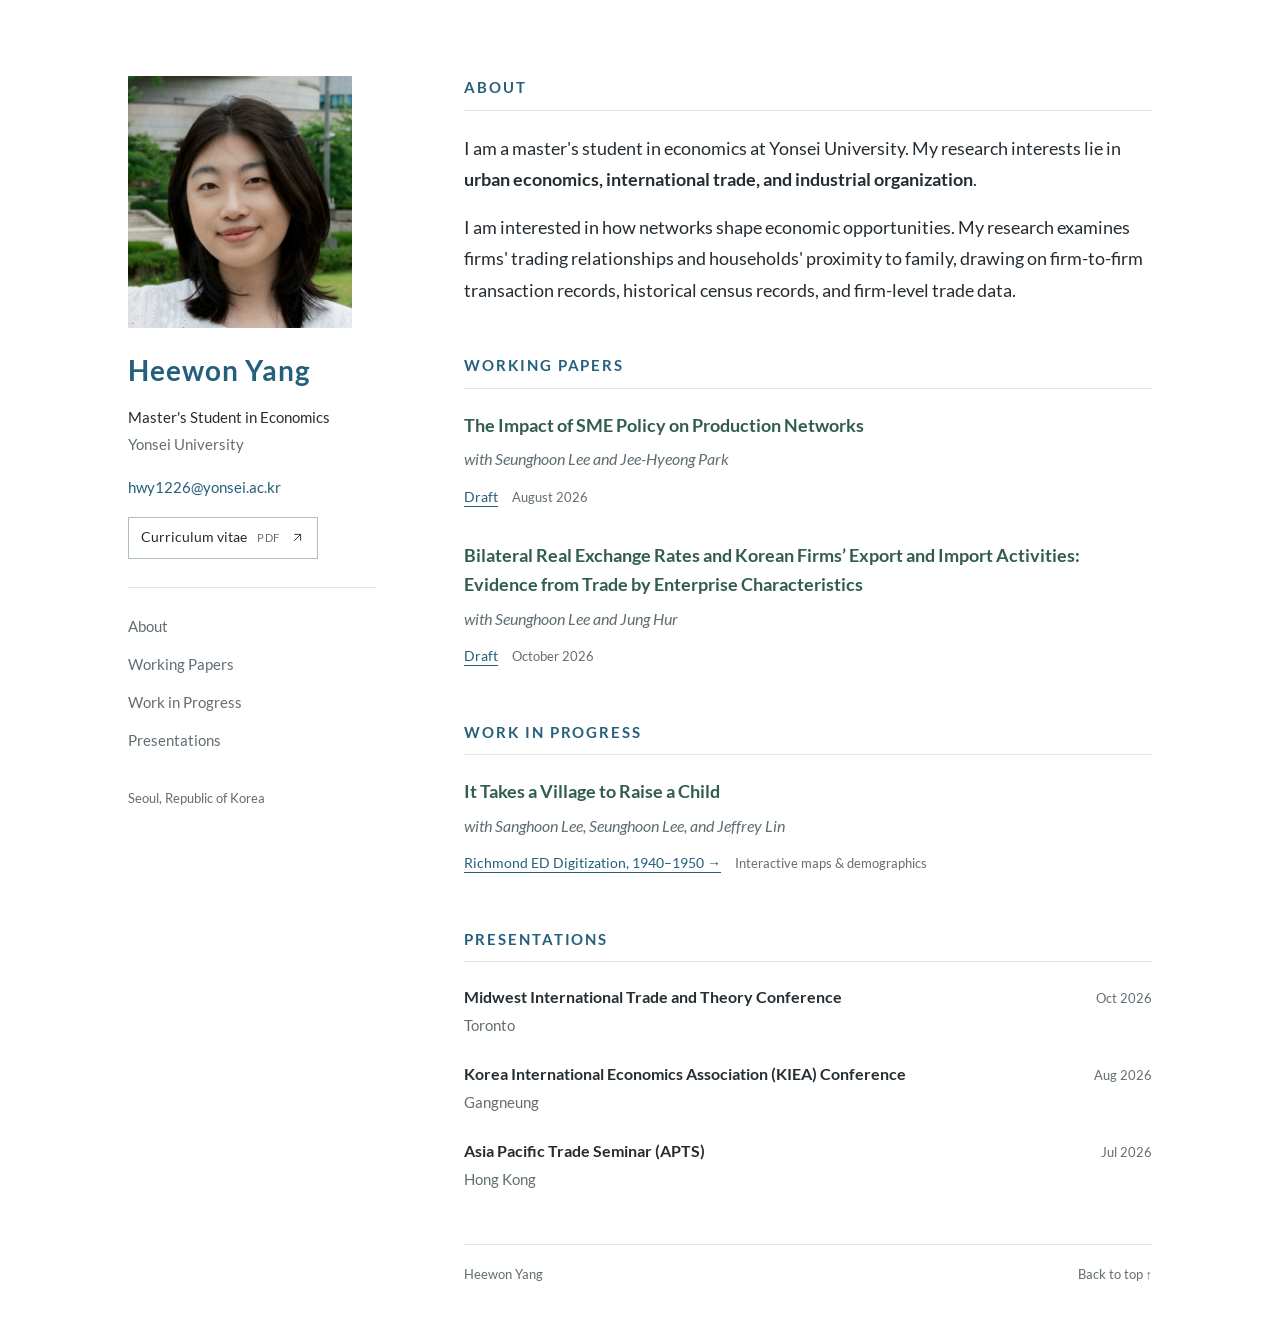
<file: index.html>
<!doctype html>
<html lang="en">
<head>
  <meta charset="utf-8">
  <meta name="viewport" content="width=device-width, initial-scale=1">
  <meta name="description" content="Heewon Yang is a master's student in economics at Yonsei University, interested in urban economics, international trade, and industrial organization.">
  <meta name="author" content="Heewon Yang">
  <meta name="theme-color" content="#ffffff">
  <meta property="og:title" content="Heewon Yang | Economics">
  <meta property="og:description" content="Research on economic networks, firms, and households. Yonsei University.">
  <meta property="og:type" content="website">
  <meta property="og:url" content="https://heewonmaggieyang.github.io/">
  <title>Heewon Yang | Economics</title>
  <link rel="canonical" href="https://heewonmaggieyang.github.io/">
  <link rel="icon" href="assets/favicon.svg" type="image/svg+xml">
  <link rel="preload" href="assets/fonts/Lato-Regular.ttf" as="font" type="font/ttf" crossorigin>
  <link rel="stylesheet" href="assets/style.css?v=profile-2">
</head>
<body>
  <a class="skip-link" href="#main">Skip to content</a>
  <div class="layout">
    <aside class="profile" aria-label="Profile and navigation">
      <div class="profile-photo-frame"><img class="profile-photo" src="assets/photo4.jpg?v=b176462e" alt="Heewon Yang" width="2888" height="2888" fetchpriority="high"></div>
      <header>
        <h1>Heewon Yang</h1>
        <p class="role">Master's Student in Economics</p>
        <p class="affiliation">Yonsei University</p>
      </header>
      <a class="email" href="mailto:hwy1226@yonsei.ac.kr">hwy1226@yonsei.ac.kr</a>
      <a class="cv-link" href="assets/cv_heewon_yang.pdf?v=bd66444d" target="_blank" rel="noopener" aria-label="View curriculum vitae (PDF, opens in a new tab)">
        Curriculum vitae <span class="file-type">PDF</span>
        <svg aria-hidden="true" width="15" height="15" viewBox="0 0 24 24" fill="none" stroke="currentColor" stroke-width="1.5"><path d="M7 17 17 7M7 7h10v10"/></svg>
      </a>
      <nav aria-label="Sections">
        <a href="#about">About</a>
        <a href="#working-papers">Working Papers</a>
        <a href="#work-in-progress">Work in Progress</a>
        <a href="#presentations">Presentations</a>
      </nav>
      <p class="location">Seoul, Republic of Korea</p>
    </aside>

    <main id="main" tabindex="-1">
      <section id="about" aria-labelledby="about-heading">
        <h2 id="about-heading">About</h2>
        <p>I am a master's student in economics at Yonsei University. My research interests lie in <strong>urban economics, international trade, and industrial organization</strong>.</p>
        <p>I am interested in how networks shape economic opportunities. My research examines firms' trading relationships and households' proximity to family, drawing on firm-to-firm transaction records, historical census records, and firm-level trade data.</p>
      </section>

      <section id="working-papers" aria-labelledby="working-papers-heading">
        <h2 id="working-papers-heading">Working Papers</h2>
        <article class="paper" aria-labelledby="sme-title">
          <h3 id="sme-title">The Impact of SME Policy on Production Networks</h3>
          <p class="coauthors">with Seunghoon Lee and Jee-Hyeong Park</p>
          <p class="paper-links"><a href="assets/papers/sme-policy-draft.pdf" target="_blank" rel="noopener" aria-label="Read the SME policy paper draft (PDF, August 2026, opens in a new tab)">Draft</a><span class="draft-date">August 2026</span></p>
        </article>
        <article class="paper" aria-labelledby="tec-title">
          <h3 id="tec-title">Bilateral Real Exchange Rates and Korean Firms’ Export and Import Activities: Evidence from Trade by Enterprise Characteristics</h3>
          <p class="coauthors">with Seunghoon Lee and Jung Hur</p>
          <p class="paper-links"><a href="assets/papers/exchange-rates-draft.pdf" target="_blank" rel="noopener" aria-label="Read the exchange rates paper draft (PDF, October 2026, opens in a new tab)">Draft</a><span class="draft-date">October 2026</span></p>
        </article>
      </section>

      <section id="work-in-progress" aria-labelledby="work-in-progress-heading">
        <h2 id="work-in-progress-heading">Work in Progress</h2>
        <article class="paper" aria-labelledby="village-title">
          <h3 id="village-title">It Takes a Village to Raise a Child</h3>
          <p class="coauthors">with Sanghoon Lee, Seunghoon Lee, and Jeffrey Lin</p>
          <p class="paper-links"><a href="research/richmond/">Richmond ED Digitization, 1940–1950 →</a><span class="draft-date">Interactive maps &amp; demographics</span></p>
        </article>
      </section>

      <section id="presentations" aria-labelledby="presentations-heading">
        <h2 id="presentations-heading">Presentations</h2>
        <ul class="presentations">
          <li>
            <div><h3>Midwest International Trade and Theory Conference</h3><p class="venue">Toronto</p></div>
            <time datetime="2026-10">Oct 2026</time>
          </li>
          <li>
            <div><h3>Korea International Economics Association (KIEA) Conference</h3><p class="venue">Gangneung</p></div>
            <time datetime="2026-08">Aug 2026</time>
          </li>
          <li>
            <div><h3>Asia Pacific Trade Seminar (APTS)</h3><p class="venue">Hong Kong</p></div>
            <time datetime="2026-07">Jul 2026</time>
          </li>
        </ul>
      </section>
      <footer><span>Heewon Yang</span><a href="#about">Back to top <span aria-hidden="true">↑</span></a></footer>
    </main>
  </div>
</body>
</html>
</file>
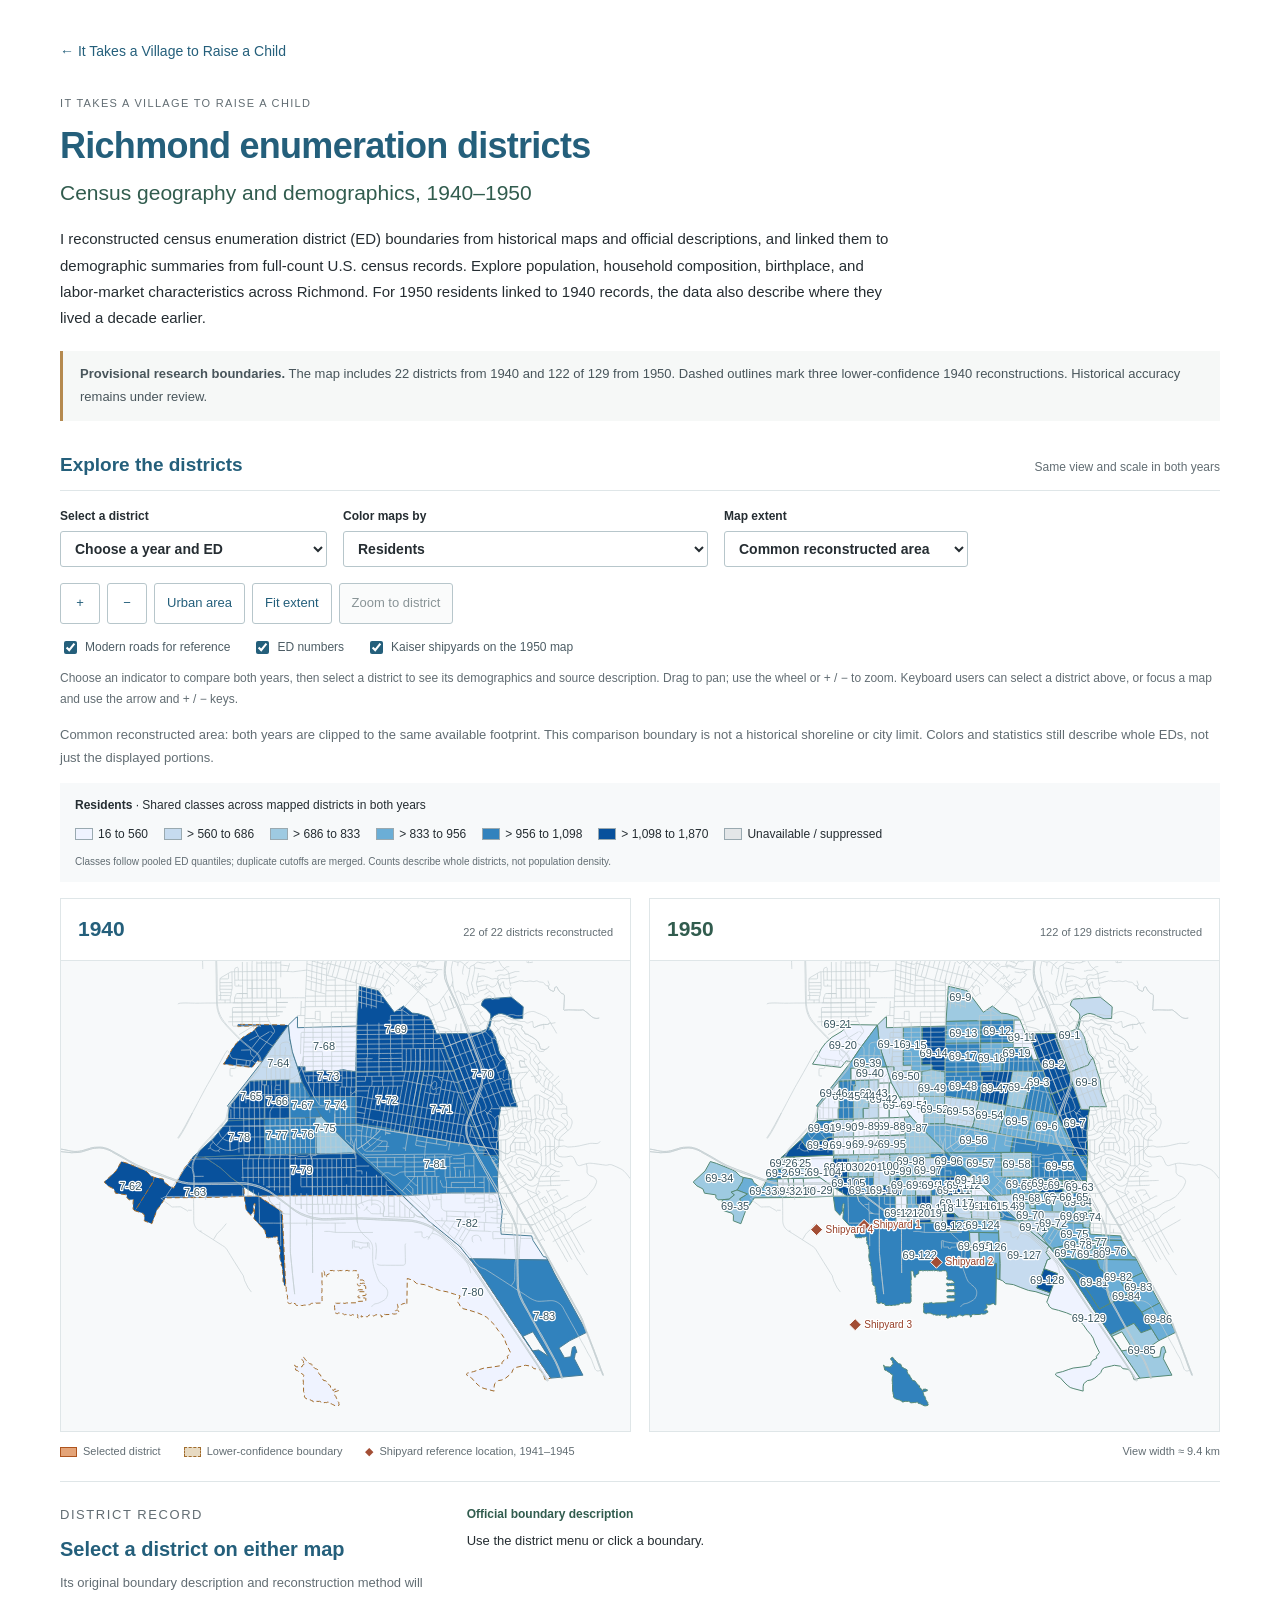
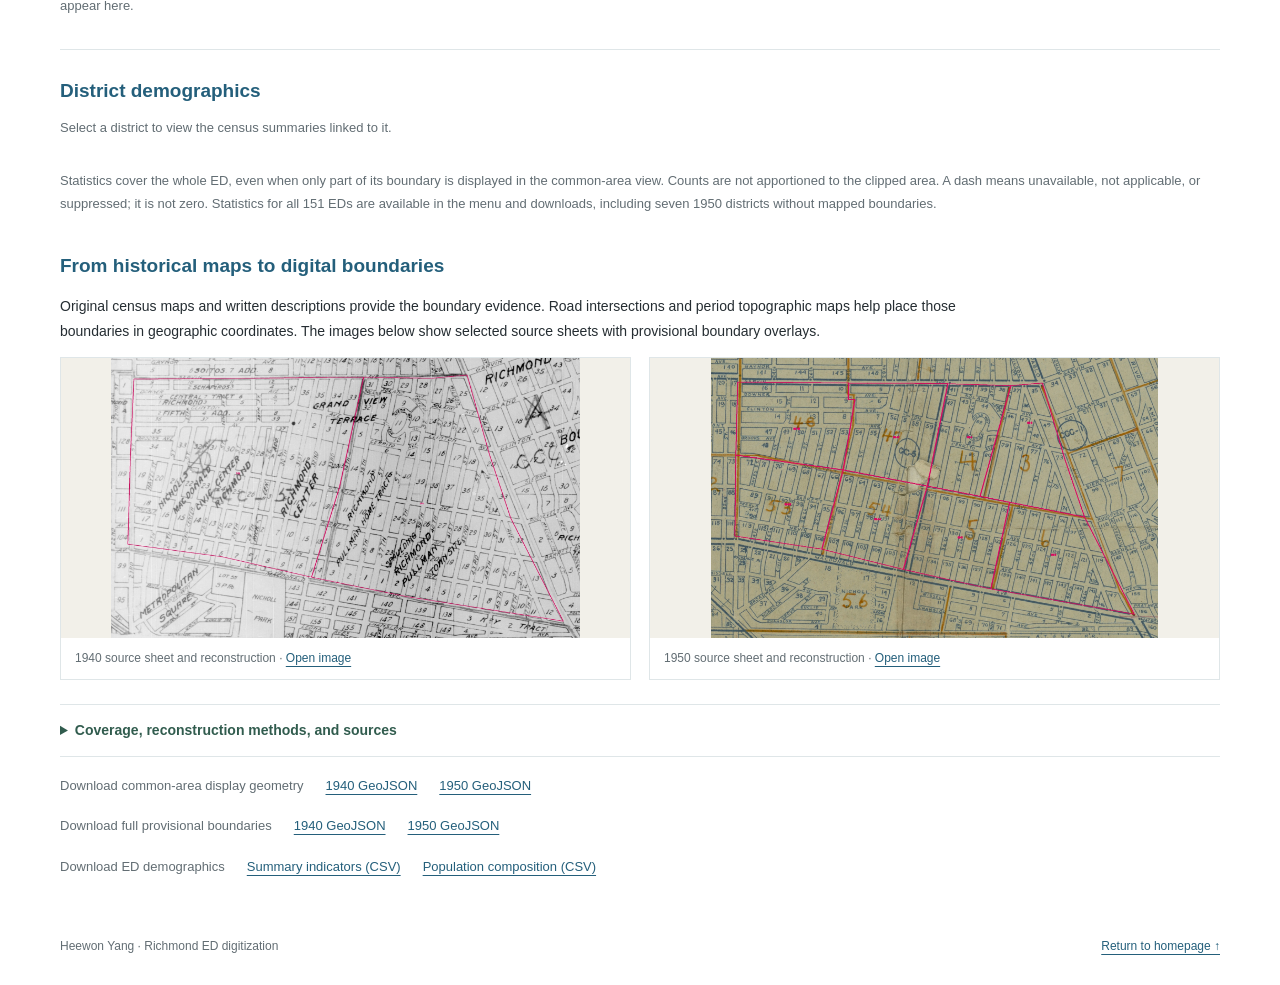
<file: research/richmond/index.html>
<!doctype html>
<html lang="en">
<head>
  <meta charset="utf-8">
  <meta name="viewport" content="width=device-width, initial-scale=1">
  <meta name="description" content="Explore Richmond's 1940 and 1950 census geography and ED-level demographics, linked to historical maps and full-count census records.">
  <title>Richmond ED Digitization | Heewon Yang</title>
  <link rel="canonical" href="https://heewonmaggieyang.github.io/research/richmond/">
  <link rel="icon" href="../../assets/favicon.svg" type="image/svg+xml">
  <link rel="stylesheet" href="map.css?v=common-extent">
</head>
<body>
  <a class="skip-link" href="#explore">Skip to maps</a>
  <header class="page-header">
    <a class="back-link" href="../../#village-title">← It Takes a Village to Raise a Child</a>
    <p class="eyebrow">It Takes a Village to Raise a Child</p>
    <h1>Richmond enumeration districts</h1>
    <p class="subtitle">Census geography and demographics, 1940–1950</p>
    <p class="intro">I reconstructed census enumeration district (ED) boundaries from historical maps and official descriptions, and linked them to demographic summaries from full-count U.S. census records. Explore population, household composition, birthplace, and labor-market characteristics across Richmond. For 1950 residents linked to 1940 records, the data also describe where they lived a decade earlier.</p>
    <p class="status-note"><strong>Provisional research boundaries.</strong> The map includes 22 districts from 1940 and 122 of 129 from 1950. Dashed outlines mark three lower-confidence 1940 reconstructions. Historical accuracy remains under review.</p>
  </header>

  <main>
    <section id="explore" aria-labelledby="explore-heading">
      <div class="section-heading"><h2 id="explore-heading">Explore the districts</h2><span>Same view and scale in both years</span></div>
      <div class="toolbar">
        <label class="district-picker">Select a district <select id="district"><option value="">Choose a year and ED</option></select></label>
        <label class="district-picker metric-picker">Color maps by <select id="metric"><option value="">Boundaries only</option></select></label>
        <label class="district-picker">Map extent <select id="scope"><option value="common" selected>Common reconstructed area</option><option value="original">Full reconstructed boundaries</option></select></label>
        <div class="button-group" aria-label="Map navigation">
          <button id="zoom-in" type="button" aria-label="Zoom in on both maps">+</button>
          <button id="zoom-out" type="button" aria-label="Zoom out on both maps">−</button>
          <button id="urban-view" type="button">Urban area</button>
          <button id="full-view" type="button">Fit extent</button>
          <button id="focus-selected" type="button" disabled>Zoom to district</button>
        </div>
      </div>
      <div class="layer-options">
        <label><input type="checkbox" id="roads" checked> Modern roads for reference</label>
        <label><input type="checkbox" id="labels" checked> ED numbers</label>
        <label><input type="checkbox" id="shipyards" checked> Kaiser shipyards on the 1950 map</label>
      </div>
      <p class="map-help">Choose an indicator to compare both years, then select a district to see its demographics and source description. Drag to pan; use the wheel or + / − to zoom. Keyboard users can select a district above, or focus a map and use the arrow and + / − keys.</p>
      <p id="scope-note" class="data-note">The default view uses the common reconstructed area of both years. Demographic values describe whole EDs.</p>
      <div id="demographic-legend" class="demographic-legend" aria-live="polite"></div>
      <div class="map-pair">
        <section class="map-panel year-1940" aria-labelledby="year-1940">
          <div class="panel-heading"><h3 id="year-1940">1940</h3><span>22 of 22 districts reconstructed</span></div>
          <svg id="map-1940" class="map" role="group" aria-label="Interactive map of Richmond enumeration districts in 1940" tabindex="0"></svg>
        </section>
        <section class="map-panel year-1950" aria-labelledby="year-1950">
          <div class="panel-heading"><h3 id="year-1950">1950</h3><span>122 of 129 districts reconstructed</span></div>
          <svg id="map-1950" class="map" role="group" aria-label="Interactive map of Richmond enumeration districts in 1950" tabindex="0"></svg>
        </section>
      </div>
      <div class="map-legend"><span><i class="key selected-key"></i> Selected district</span><span><i class="key uncertain-key"></i> Lower-confidence boundary</span><span><i class="yard-key">◆</i> Shipyard reference location, 1941–1945</span><span id="scale-note"></span></div>
      <noscript><p>Enable JavaScript to explore the maps. The source images and GeoJSON downloads below remain available.</p></noscript>
      <section class="district-detail" aria-labelledby="selection-title" aria-live="polite">
        <div><p class="eyebrow">District record</p><h3 id="selection-title">Select a district on either map</h3><p id="selection-status">Its original boundary description and reconstruction method will appear here.</p></div>
        <div><h4>Official boundary description</h4><p id="selection-description">Use the district menu or click a boundary.</p><div id="source-links" class="links"></div><h4 id="method-heading" hidden>Reconstruction method</h4><p id="selection-method"></p></div>
      </section>
      <section class="demographics" aria-labelledby="demographics-heading">
        <h2 id="demographics-heading">District demographics</h2>
        <p id="demographics-context">Select a district to view the census summaries linked to it.</p>
        <dl id="demographic-cards" class="demographic-cards"></dl>
        <details id="demographic-tables" hidden><summary>Population composition and additional indicators</summary><div id="demographic-table-content"></div></details>
        <p class="data-note">Statistics cover the whole ED, even when only part of its boundary is displayed in the common-area view. Counts are not apportioned to the clipped area. A dash means unavailable, not applicable, or suppressed; it is not zero. Statistics for all 151 EDs are available in the menu and downloads, including seven 1950 districts without mapped boundaries.</p>
      </section>
    </section>

    <section class="sources" aria-labelledby="sources-heading">
      <h2 id="sources-heading">From historical maps to digital boundaries</h2>
      <p>Original census maps and written descriptions provide the boundary evidence. Road intersections and period topographic maps help place those boundaries in geographic coordinates. The images below show selected source sheets with provisional boundary overlays.</p>
      <div class="source-pair">
        <figure><a href="source_overlay_1940.jpg" target="_blank" rel="noopener"><img src="source_overlay_1940.jpg" alt="Historical 1940 Richmond census map with reconstructed boundaries overlaid" loading="lazy"></a><figcaption>1940 source sheet and reconstruction · <a href="source_overlay_1940.jpg" target="_blank" rel="noopener">Open image</a></figcaption></figure>
        <figure><a href="source_overlay_1950.jpg" target="_blank" rel="noopener"><img src="source_overlay_1950.jpg" alt="Historical 1950 Richmond census map with traced boundaries overlaid" loading="lazy"></a><figcaption>1950 source sheet and reconstruction · <a href="source_overlay_1950.jpg" target="_blank" rel="noopener">Open image</a></figcaption></figure>
      </div>
      <details class="methods"><summary>Coverage, reconstruction methods, and sources</summary>
        <p><strong>1940.</strong> Nineteen districts were reconstructed from shared street boundaries using the 1950 geometry and an assumption of unchanged streets, checked against 1940 descriptions. EDs 7-62, 7-63, and 7-80 are separate lower-confidence reconstructions that include coastal or offshore areas. Matching boundaries across years are not independent evidence of historical accuracy.</p>
        <p><strong>1950.</strong> Most boundaries were traced from census map sheets and georeferenced by map zone. EDs 69-122 and 69-129 use period USGS coastal references. EDs 69-10, 69-22, 69-23, 69-24, and 69-36 have no published boundary here; EDs 69-37 and 69-38 remain outside the validated georeferencing domain and are also omitted.</p>
        <p><strong>Common comparison extent.</strong> The default view uses the intersection of the reconstructed coverage in 1940 and 1950, applying the same clipping mask to both years. The resulting outer outlines match by construction; they are not evidence of an unchanged shoreline or city boundary. Missing 1950 boundaries also remove the corresponding areas from the 1940 display. This is a display comparison only: demographic counts and shares remain whole-ED measures. Use “Full reconstructed boundaries” to view the original geometry.</p>
        <p><strong>Interpretation.</strong> These are provisional district boundaries, not household locations or independently validated official GIS files. Modern roads are geographic references, not a reconstruction of the historical street network. Shipyard markers indicate approximate reference locations, not property boundaries.</p>
        <p><strong>Sources.</strong> U.S. National Archives and Records Administration census ED maps and descriptions (1940 and 1950); U.S. Census Bureau TIGER/Line roads (2023); period USGS topographic maps (1948–1949). Original district-description scans are linked in the selected district record.</p>
        <p><strong>Demographics.</strong> Full-count census records were aggregated by census year and ED, then matched to the district identifiers. The extract covers 23,706 people in 1940 and 100,259 in 1950; 97,779 of the 1950 residents fall in districts with mapped boundaries. These are extract totals, not independently reconciled published census totals. Population counts are not densities, and changing ED boundaries mean the two maps are not a panel of identical geographic units.</p>
        <p><strong>Reading the measures.</strong> General-household counts and mean size exclude group quarters. Person counts and shares use census person weights, which equal one in this extract. Labor-force participation uses residents aged 15+ with known labor-force status; the employment share uses residents aged 15+ with known employment status. Mean OCCSCORE summarizes valid occupational income scores among labor-force participants aged 15+, not observed individual earnings.</p>
        <p><strong>Birthplace and earlier residence.</strong> Birthplace describes all residents. Residence in 1940 describes only 1950 residents successfully linked to a 1940 record, with linked residents as its denominator. The 1940 link rate uses 1950 residents aged 10+ as its denominator. These linked records do not represent all migrants.</p>
        <p><strong>Unavailable values.</strong> Existing project suppression is preserved: person counts of 1–9 and associated revealing shares are withheld, with complementary cells also withheld within categorical distributions. Small-sample moments are withheld as in the source export. No individual records, identifiers, or household locations are included.</p>
        <p>Boundary and demographic snapshot · October 28, 2026. Demographic source: IPUMS full-count U.S. census extracts and linked 1940–1950 records used in this project.</p>
      </details>
      <div class="downloads"><span>Download common-area display geometry</span><a href="ed-1940-common.geojson" download>1940 GeoJSON</a><a href="ed-1950-common.geojson" download>1950 GeoJSON</a></div>
      <div class="downloads"><span>Download full provisional boundaries</span><a href="ed-1940.geojson" download>1940 GeoJSON</a><a href="ed-1950.geojson" download>1950 GeoJSON</a></div>
      <div class="downloads"><span>Download ED demographics</span><a href="ed_summary.csv" download>Summary indicators (CSV)</a><a href="ed_categories.csv" download>Population composition (CSV)</a></div>
    </section>
    <footer><span>Heewon Yang · Richmond ED digitization</span><a href="../../">Return to homepage ↑</a></footer>
  </main>
  <script src="map-data.js"></script>
  <script src="comparison-data.js"></script>
  <script src="ed_descriptives_data.js"></script>
  <script src="demographics.js"></script>
  <script src="map.js?v=common-extent"></script>
</body>
</html>
</file>
<file: assets/style.css>
@font-face {
  font-family: "Lato";
  font-style: normal;
  font-weight: 400;
  font-display: swap;
  src: url("fonts/Lato-Regular.ttf") format("truetype");
}
@font-face {
  font-family: "Lato";
  font-style: italic;
  font-weight: 400;
  font-display: swap;
  src: url("fonts/Lato-Italic.ttf") format("truetype");
}
@font-face {
  font-family: "Lato";
  font-style: normal;
  font-weight: 700;
  font-display: swap;
  src: url("fonts/Lato-Bold.ttf") format("truetype");
}

:root {
  color-scheme: light;
  --ink: #252d32;
  --muted: #626d73;
  --blue: #245f7b;
  --green: #315c4e;
  --line: #e1e6e8;
}

* { box-sizing: border-box; }
html { scroll-behavior: smooth; scroll-padding-top: 32px; }
body {
  margin: 0;
  background: #fff;
  color: var(--ink);
  font-family: "Lato", -apple-system, BlinkMacSystemFont, "Segoe UI", Helvetica, Arial, sans-serif;
  font-size: 18px;
  line-height: 1.75;
  -webkit-font-smoothing: antialiased;
}
a { color: var(--blue); text-underline-offset: 4px; text-decoration-thickness: 1px; }
a:hover { color: var(--green); }
a:focus-visible { outline: 2px solid var(--blue); outline-offset: 5px; border-radius: 2px; }
.skip-link { position: fixed; left: 16px; top: -80px; background: #fff; padding: 8px 16px; z-index: 10; }
.skip-link:focus { top: 12px; }
.layout {
  display: grid;
  grid-template-columns: 248px minmax(0, 1fr);
  column-gap: 88px;
  max-width: 1120px;
  margin: 0 auto;
  padding: 76px 48px 32px;
}
.profile { position: sticky; top: 64px; align-self: start; }
.profile-photo-frame {
  display: block;
  width: 224px;
  max-width: 100%;
  aspect-ratio: 8 / 9;
  overflow: hidden;
  margin-bottom: 24px;
}
.profile-photo {
  display: block;
  width: 100%;
  height: 100%;
  object-fit: cover;
  object-position: 50% 50%;
}
h1 {
  margin: 0 0 16px;
  color: var(--blue);
  font-size: 28px;
  font-weight: 700;
  line-height: 1.3;
  letter-spacing: 0.035em;
}
.profile p { margin: 0; }
.role, .affiliation { font-size: 15px; line-height: 1.8; }
.affiliation { color: var(--muted); }
.cv-link {
  display: inline-flex;
  align-items: center;
  gap: 10px;
  border: 1px solid #aebdc4;
  margin: 16px 0 0;
  padding: 7px 12px;
  min-height: 42px;
  color: var(--ink);
  font-size: 14px;
  text-decoration: none;
  transition: background-color 150ms, border-color 150ms;
}
.cv-link:hover { background: #f3f7f8; border-color: var(--blue); }
.file-type { color: var(--muted); font-size: 11px; letter-spacing: 0.05em; }
.email { display: block; width: fit-content; margin-top: 16px; font-size: 15px; text-decoration: none; }
.email:hover { text-decoration: underline; }
nav { display: flex; flex-direction: column; align-items: flex-start; border-top: 1px solid var(--line); padding-top: 20px; margin-top: 28px; gap: 2px; }
nav a { padding: 5px 0; min-height: 36px; font-size: 15px; color: var(--muted); text-decoration: none; }
nav a:hover, nav a:focus-visible { color: var(--blue); text-decoration: underline; }
.profile .location { margin-top: 28px; color: var(--muted); font-size: 13px; }
main { min-width: 0; }
main:focus { outline: none; }
section { scroll-margin-top: 28px; }
section + section { margin-top: 48px; }
h2 {
  margin: 0 0 22px;
  border-bottom: 1px solid var(--line);
  padding-bottom: 11px;
  color: var(--blue);
  font-size: 15px;
  font-weight: 700;
  line-height: 1.5;
  letter-spacing: 0.13em;
  text-transform: uppercase;
}
p { margin: 0 0 16px; }
section > p:last-child { margin-bottom: 0; }
strong { font-weight: 700; }
h3 { margin: 0; font-size: 18px; font-weight: 700; line-height: 1.6; }
.paper + .paper { margin-top: 28px; }
.paper h3 { color: var(--green); }
.coauthors { margin: 7px 0 0; font-style: italic; color: var(--muted); font-size: 15.5px; line-height: 1.7; }
.paper-links { display: flex; align-items: baseline; flex-wrap: wrap; gap: 14px; margin: 8px 0 0; font-size: 14px; }
.paper-links a { display: inline-flex; align-items: baseline; gap: 7px; padding: 4px 0; }
.draft-date { color: var(--muted); font-size: 13px; }
.presentations { list-style: none; padding: 0; margin: 0; }
.presentations li { display: grid; grid-template-columns: minmax(0, 1fr) auto; gap: 24px; align-items: baseline; }
.presentations li + li { margin-top: 23px; }
.presentations h3 { font-size: 16px; }
.venue { margin: 2px 0 0; color: var(--muted); font-size: 15px; }
time { white-space: nowrap; color: var(--muted); font-size: 13px; font-variant-numeric: tabular-nums; }
footer { display: flex; justify-content: space-between; gap: 20px; margin-top: 52px; padding-top: 18px; border-top: 1px solid var(--line); font-size: 13px; color: var(--muted); }
footer a { color: var(--muted); text-decoration: none; }

@media (max-width: 850px) {
  .layout { grid-template-columns: 218px minmax(0, 1fr); gap: 40px; padding: 52px 32px 28px; }
  .profile { top: 40px; }
  h1 { font-size: 27px; }
}
@media (max-width: 680px) {
  html { scroll-padding-top: 16px; }
  .layout { display: block; max-width: 600px; padding: 36px 24px 24px; }
  .profile { position: static; margin-bottom: 42px; text-align: center; }
  .profile-photo-frame { width: 210px; margin: 0 auto 22px; }
  h1 { font-size: 31px; margin-bottom: 12px; }
  .email { margin-inline: auto; }
  nav {
    display: grid;
    grid-template-columns: repeat(2, minmax(0, 1fr));
    gap: 8px;
    width: 100%;
    max-width: 420px;
    margin: 28px auto 0;
    padding: 0;
    border: 0;
  }
  nav a {
    display: flex;
    align-items: center;
    justify-content: center;
    min-height: 46px;
    padding: 10px 8px;
    border: 1px solid var(--line);
    border-radius: 6px;
    background: #f5f8f9;
    color: var(--blue);
    line-height: 1.4;
    text-align: center;
    transition: background-color 150ms, border-color 150ms;
  }
  nav a:hover, nav a:focus-visible {
    background: #eaf1f4;
    border-color: #aebdc4;
    text-decoration: none;
  }
  .profile .location { display: none; }
  section + section { margin-top: 38px; }
  .presentations li { gap: 14px; }
  footer { margin-top: 40px; }
}
@media (max-width: 380px) {
  .layout { padding-inline: 20px; }
  .presentations li { grid-template-columns: 1fr; gap: 3px; }
}
@media (prefers-reduced-motion: reduce) {
  html { scroll-behavior: auto; }
  * { transition: none !important; }
}
@media print {
  .layout { display: block; padding: 0; max-width: none; }
  .profile { position: static; margin-bottom: 28px; }
  nav, .cv-link, .skip-link, footer { display: none; }
  .profile .location { display: none; }
  section + section { margin-top: 26px; }
  .paper, .presentations li { break-inside: avoid; }
}
</file>
<file: research/richmond/map.css>
:root { color-scheme: light; --ink:#252d32; --muted:#626d73; --blue:#245f7b; --green:#315c4e; --line:#dfe6e8; }
* { box-sizing:border-box; }
body { margin:0; color:var(--ink); background:#fff; font:15px/1.75 -apple-system,BlinkMacSystemFont,"Segoe UI",Helvetica,Arial,sans-serif; }
a { color:var(--blue); text-underline-offset:4px; }
a:hover { color:var(--green); }
button,select,input { font:inherit; accent-color:var(--blue); }
a:focus-visible,button:focus-visible,select:focus-visible,input:focus-visible,.map:focus-visible { outline:3px solid #c78236; outline-offset:3px; }
.skip-link { position:absolute; top:-80px; left:16px; padding:8px 16px; background:white; z-index:2; }
.skip-link:focus { top:12px; }
.page-header,main { max-width:1240px; margin:auto; padding:0 40px; }
.page-header { padding-top:38px; }
.back-link { font-size:14px; text-decoration:none; }
.eyebrow { color:var(--muted); font-size:11px; letter-spacing:.12em; text-transform:uppercase; margin:30px 0 9px; }
h1 { margin:0; color:var(--blue); font-size:36px; line-height:1.25; font-weight:600; letter-spacing:-.02em; }
.subtitle { margin:7px 0 15px; color:var(--green); font-size:21px; }
.intro { max-width:840px; margin:0 0 20px; }
.status-note { background:#f6f8f7; border-left:3px solid #b58a4f; padding:12px 17px; margin:0; color:#48555b; font-size:13px; }
main { padding-top:31px; }
h2 { font-size:19px; color:var(--blue); line-height:1.4; margin:0 0 12px; font-weight:600; }
.section-heading { display:flex; justify-content:space-between; align-items:baseline; gap:14px; }
.section-heading>span { font-size:12px; color:var(--muted); }
.toolbar { display:flex; flex-wrap:wrap; gap:16px; align-items:end; border-top:1px solid var(--line); padding-top:15px; }
.district-picker { font-size:12px; font-weight:600; display:flex; flex-direction:column; gap:4px; }
select { background:white; color:var(--ink); border:1px solid #b7c6cb; border-radius:3px; padding:8px 10px; min-width:235px; font-size:14px; }
.button-group { display:flex; gap:7px; flex-wrap:wrap; }
button { background:white; border:1px solid #b7c6cb; border-radius:3px; padding:8px 12px; min-width:40px; min-height:41px; font-size:13px; color:var(--blue); cursor:pointer; }
button:hover { background:#f1f6f6; }
button:disabled { color:#899497; cursor:default; background:#fafbfb; }
.layer-options { display:flex; flex-wrap:wrap; gap:9px 22px; margin-top:13px; font-size:12px; color:#4d5d65; }
.layer-options label { display:flex; align-items:center; gap:5px; }
.map-help { color:var(--muted); font-size:12px; margin:10px 0 14px; }
.map-pair,.source-pair { display:grid; grid-template-columns:1fr 1fr; gap:18px; }
.map-panel { min-width:0; border:1px solid var(--line); }
.panel-heading { display:flex; justify-content:space-between; gap:12px; align-items:baseline; padding:12px 17px; border-bottom:1px solid var(--line); }
h3 { margin:0; color:var(--blue); font-size:21px; font-weight:600; }
.year-1950 h3 { color:var(--green); }
.panel-heading span { color:var(--muted); font-size:11px; }
.map { width:100%; height:470px; background:#f7f9fa; display:block; touch-action:none; cursor:grab; }
.map:active { cursor:grabbing; }
.district { fill:#cadde7; stroke:#4b7e96; stroke-width:1; vector-effect:non-scaling-stroke; fill-rule:evenodd; cursor:pointer; }
.year-1950 .district { fill:#cee0d8; stroke:#568975; }
.district:hover { fill:#b6cbd4; }
.district.low-confidence { stroke:#a16c2d; stroke-dasharray:5 3; fill:#e7dac2; }
.district.selected { fill:#e4a478 !important; stroke:#ae541e; stroke-width:2.5; }
.road-layer { pointer-events:none; }
.road { stroke:#c2ccd0; stroke-width:.65; fill:none; vector-effect:non-scaling-stroke; pointer-events:none; }
.ed-label { fill:#37545f; text-anchor:middle; dominant-baseline:middle; paint-order:stroke; stroke:white; stroke-linejoin:round; pointer-events:none; }
.yard { fill:#a34e35; stroke:white; stroke-width:1; vector-effect:non-scaling-stroke; }
.yard-label { fill:#963f27; paint-order:stroke; stroke:white; stroke-linejoin:round; pointer-events:none; }
.map-legend { display:flex; gap:10px 23px; align-items:center; flex-wrap:wrap; font-size:11px; color:var(--muted); padding:10px 0; }
.map-legend>span { display:inline-flex; align-items:center; gap:6px; }
.key { display:inline-block; width:17px; height:10px; }
.selected-key { background:#e4a478; border:1px solid #ae541e; }
.uncertain-key { border:1px dashed #a16c2d; background:#e7dac2; }
.yard-key { font-style:normal; color:#a34e35; }
#scale-note { margin-left:auto; }
.district-detail { display:grid; grid-template-columns:1fr 2fr; gap:30px; border-top:1px solid var(--line); border-bottom:1px solid var(--line); padding:22px 0; margin-top:10px; min-height:165px; }
.district-detail .eyebrow { margin:0 0 5px; }
.district-detail h3 { font-size:20px; }
.district-detail p { font-size:13px; margin:5px 0 9px; }
#selection-status { color:var(--muted); }
h4 { font-size:12px; font-weight:600; margin:0 0 5px; color:var(--green); }
#method-heading { margin-top:16px; }
.links { display:flex; gap:12px; flex-wrap:wrap; font-size:12px; }
.sources { margin-top:38px; }
.sources>p { max-width:900px; font-size:14px; }
figure { margin:0; border:1px solid var(--line); }
figure img { display:block; width:100%; height:280px; object-fit:contain; background:#f2f0e9; }
figcaption { padding:10px 14px; font-size:12px; color:var(--muted); }
.methods { border-top:1px solid var(--line); border-bottom:1px solid var(--line); margin-top:24px; padding:13px 0; }
.methods summary { color:var(--green); cursor:pointer; font-size:14px; font-weight:600; }
.methods p { max-width:950px; font-size:13px; }
.downloads { display:flex; flex-wrap:wrap; gap:9px 22px; margin-top:18px; font-size:13px; }
.downloads span { color:var(--muted); }
footer { display:flex; justify-content:space-between; gap:16px; padding:22px 0 28px; margin-top:35px; font-size:12px; color:var(--muted); }
.metric-picker { max-width:100%; }
.metric-picker select { max-width:100%; width:365px; min-width:0; }
.demographic-legend { margin:0 0 16px; padding:12px 15px; background:#f7f9fa; font-size:12px; }
.demographic-legend[hidden] { display:none; }
.demographic-legend small { display:block; color:var(--muted); }
.legend-swatches { display:flex; flex-wrap:wrap; gap:7px 16px; margin:8px 0; }
.legend-swatches span { display:inline-flex; gap:5px; align-items:center; }
.legend-swatches i { width:18px; height:12px; border:1px solid #99a9b0; }
.demographics { margin-top:28px; }
#demographics-context,.data-note { font-size:13px; color:var(--muted); }
.demographic-cards { display:grid; grid-template-columns:repeat(5,minmax(0,1fr)); gap:12px; margin:15px 0; }
.demographic-cards>div { display:flex; flex-direction:column-reverse; justify-content:end; padding:14px; background:#f6f8f7; }
.demographic-cards dt { font-size:11px; color:var(--muted); line-height:1.5; }
.demographic-cards dd { margin:0 0 5px; font-size:24px; line-height:1.3; color:var(--green); font-variant-numeric:tabular-nums; }
#demographic-tables summary { font-size:13px; color:var(--blue); cursor:pointer; }
.table-scroll { max-width:100%; overflow-x:auto; margin:18px 0; }
.table-scroll table { border-collapse:collapse; width:100%; font-size:12px; }
.table-scroll caption { text-align:left; font-weight:600; color:var(--green); margin-bottom:5px; }
.table-scroll th,.table-scroll td { text-align:left; padding:6px 10px; border-bottom:1px solid var(--line); font-weight:400; }
.table-scroll thead th { font-weight:600; }
@media(max-width:800px) { .demographic-cards { grid-template-columns:repeat(3,minmax(0,1fr)); } }
@media(max-width:420px) { .demographic-cards { grid-template-columns:repeat(2,minmax(0,1fr)); } }
@media(max-width:800px) { .page-header,main { padding-left:22px; padding-right:22px; } h1 { font-size:30px; } .map-pair,.source-pair { grid-template-columns:1fr; } .map { height:430px; } .district-detail { grid-template-columns:1fr; gap:16px; } .section-heading { flex-direction:column; gap:0; margin-bottom:10px; } .section-heading h2 { margin-bottom:3px; } }
@media(max-width:420px) { .page-header,main { padding-left:17px; padding-right:17px; } .subtitle { font-size:18px; } .map { height:370px; } .panel-heading { padding:10px 12px; } .panel-heading span { font-size:10px; } footer { flex-direction:column; } }
@media print { .toolbar,.layer-options,.map-help,.back-link,.skip-link { display:none; } .map-pair { grid-template-columns:1fr 1fr; } .map { height:360px; } .map-panel,.district-detail,figure { break-inside:avoid; } }
</file>
